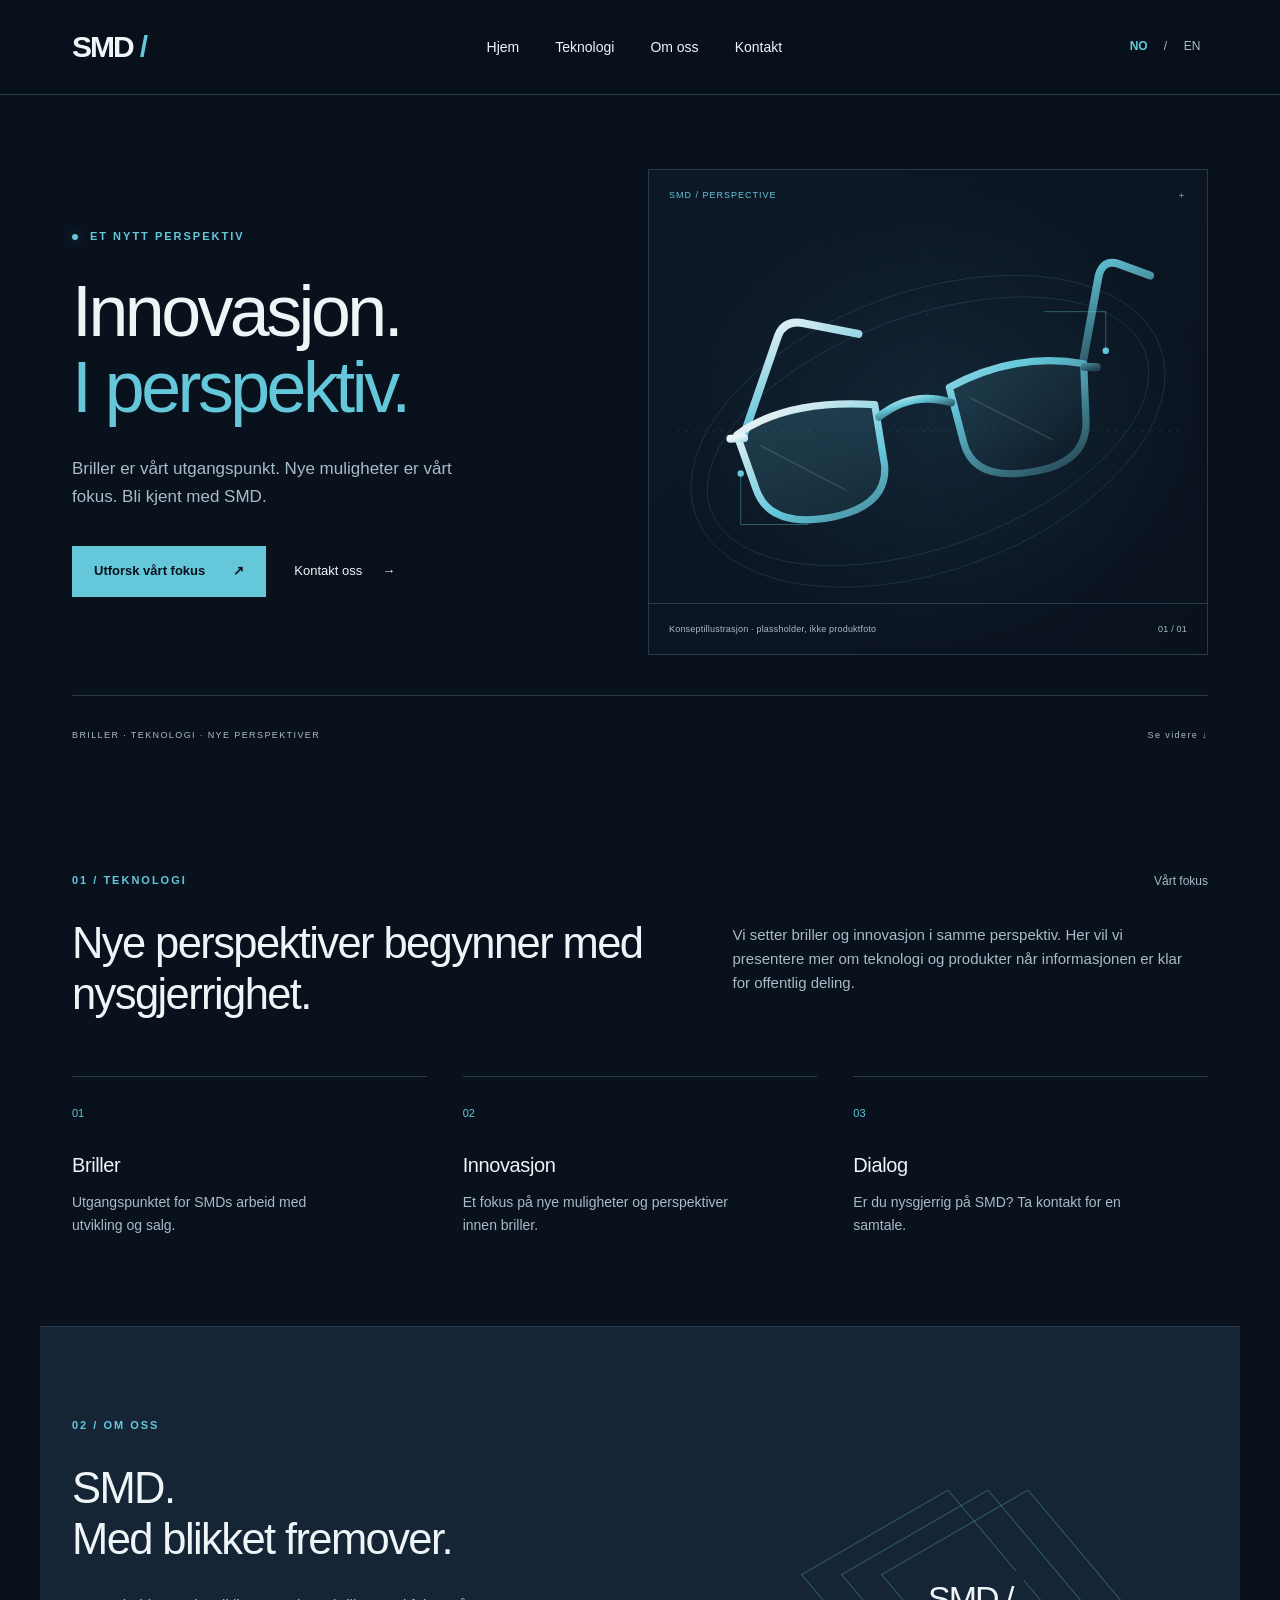
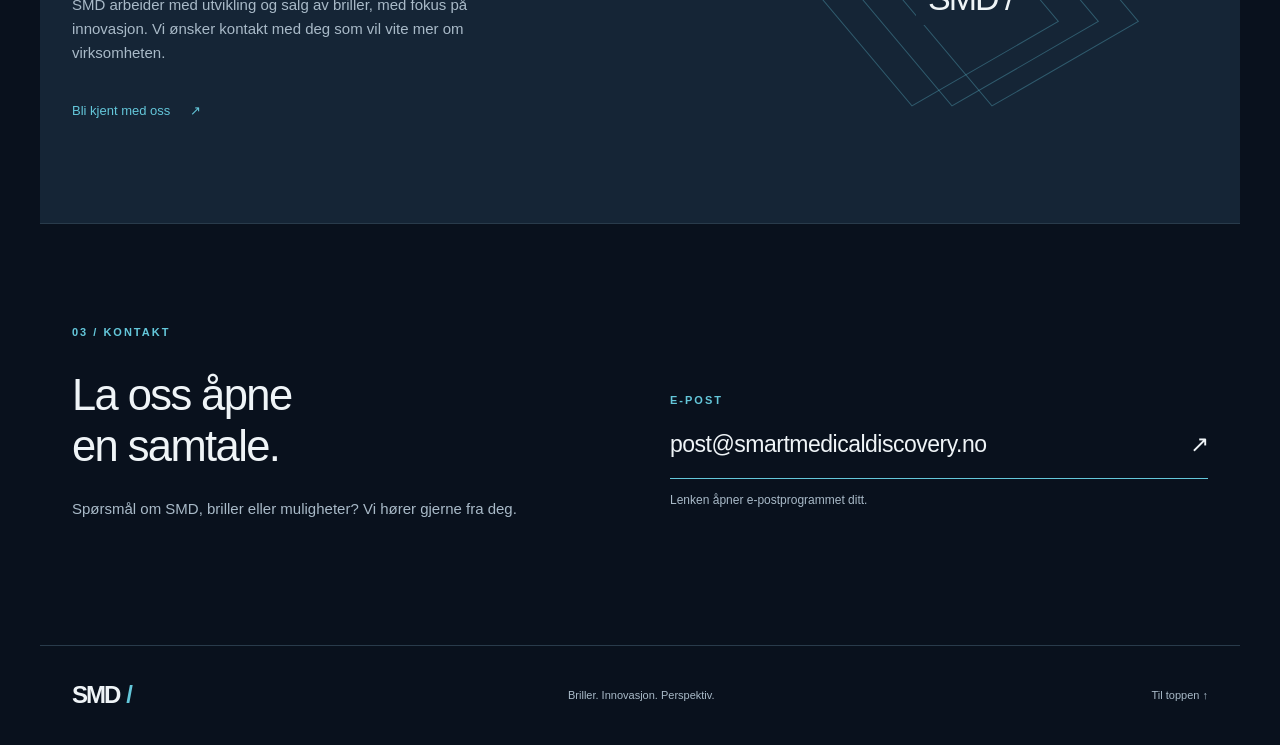
<file: site/index.html>
<!doctype html>
<html lang="nb">
<head>
  <meta charset="utf-8">
  <meta name="viewport" content="width=device-width, initial-scale=1">
  <meta name="theme-color" content="#09111D">
  <meta name="description" content="SMD – utvikling og salg av briller. Utforsk vårt fokus på innovasjon og ta kontakt.">
  <title>SMD – Innovasjon i perspektiv</title>
  <link rel="icon" href="assets/images/favicon.svg" type="image/svg+xml">
  <link rel="stylesheet" href="assets/css/styles.css">
  <script src="assets/js/main.js" defer></script>
</head>
<body>
  <a class="skip-link" href="#main" data-i18n="skip">Hopp til innhold</a>
  <header class="header">
    <div class="header-inner">
      <a class="wordmark" href="#hjem" aria-label="SMD – Hjem" data-label="homeLabel">SMD<span aria-hidden="true">/</span></a>
      <nav aria-label="Hovedmeny" data-label="navigationLabel">
        <a href="#hjem" data-i18n="home">Hjem</a>
        <a href="#teknologi" data-i18n="technology">Teknologi</a>
        <a href="#om-oss" data-i18n="about">Om oss</a>
        <a href="#kontakt" data-i18n="contact">Kontakt</a>
      </nav>
      <div class="languages" role="group" aria-label="Velg språk" data-label="languageLabel">
        <button type="button" lang="nb" data-language="nb" aria-pressed="true" aria-label="Norsk">NO</button>
        <span aria-hidden="true">/</span>
        <button type="button" lang="en" data-language="en" aria-pressed="false" aria-label="English">EN</button>
      </div>
    </div>
  </header>
  <main id="main" tabindex="-1">
    <section class="hero section" id="hjem" aria-labelledby="hero-title">
      <div class="hero-copy">
        <p class="eyebrow"><span class="signal" aria-hidden="true"></span><span data-i18n="heroEyebrow">Et nytt perspektiv</span></p>
        <h1 id="hero-title"><span data-i18n="heroLineOne">Innovasjon.</span><br><span class="accent" data-i18n="heroLineTwo">I perspektiv.</span></h1>
        <p class="lead" data-i18n="heroDescription">Briller er vårt utgangspunkt. Nye muligheter er vårt fokus. Bli kjent med SMD.</p>
        <div class="actions">
          <a class="button primary" href="#teknologi"><span data-i18n="explore">Utforsk vårt fokus</span><span aria-hidden="true">↗</span></a>
          <a class="text-link" href="#kontakt"><span data-i18n="contactUs">Kontakt oss</span><span aria-hidden="true">→</span></a>
        </div>
      </div>
      <figure class="hero-visual">
        <div class="visual-top"><span>SMD / PERSPECTIVE</span><span aria-hidden="true">＋</span></div>
        <svg class="eyewear" viewBox="0 0 700 480" role="img" aria-labelledby="eyewear-title">
          <title id="eyewear-title" data-i18n="illustrationTitle">Abstrakt konseptillustrasjon av briller, ikke et SMD-produkt</title>
          <defs>
            <linearGradient id="frame" x1="0" y1="0" x2="1" y2="1"><stop stop-color="#EFF4F7"/><stop offset=".45" stop-color="#64C7DA"/><stop offset="1" stop-color="#244653"/></linearGradient>
            <linearGradient id="lens" x1="0" y1="0" x2="1" y2="1"><stop stop-color="#64C7DA" stop-opacity=".19"/><stop offset="1" stop-color="#09111D" stop-opacity=".3"/></linearGradient>
          </defs>
          <g fill="none" stroke="#64C7DA" opacity=".17"><ellipse cx="350" cy="265" rx="290" ry="145" transform="rotate(-20 350 265)"/><ellipse cx="350" cy="265" rx="310" ry="175" transform="rotate(-20 350 265)"/><path d="M35 265h630M350 40v400" stroke-dasharray="3 8"/></g>
          <g transform="rotate(-13 350 250)" stroke-linecap="round" stroke-linejoin="round">
            <path d="m120 218 70-112q12-18 34-9l65 29M555 225l44-102q10-20 28-9l35 23" fill="none" stroke="url(#frame)" stroke-width="10"/>
            <path d="M112 215q70-30 177 2l-5 77q-8 54-88 48-72-6-76-57Zm273 2q91-25 171 9l-13 69q-10 56-87 48-68-6-69-55Z" fill="url(#lens)" stroke="url(#frame)" stroke-width="9"/>
            <path d="M291 233q47-23 92 3M103 218l17 3M556 230l15 4" fill="none" stroke="url(#frame)" stroke-width="10"/>
            <path d="m138 235 91 78m179-77 87 73" stroke="#EFF4F7" stroke-opacity=".13" stroke-width="2"/>
          </g>
          <g fill="#64C7DA"><circle cx="115" cy="318" r="4"/><circle cx="573" cy="164" r="4"/></g>
          <g stroke="#64C7DA" opacity=".5" fill="none"><path d="M115 318v64h85M573 164v-49h-77"/></g>
        </svg>
        <figcaption><span data-i18n="concept">Konseptillustrasjon · plassholder, ikke produktfoto</span><span aria-hidden="true">01 / 01</span></figcaption>
      </figure>
      <div class="hero-bottom"><span data-i18n="heroBottom">BRILLER · TEKNOLOGI · NYE PERSPEKTIVER</span><a href="#teknologi"><span data-i18n="scroll">Se videre</span> ↓</a></div>
    </section>
    <section class="section technology" id="teknologi" aria-labelledby="technology-title">
      <div class="section-heading"><p class="eyebrow" data-i18n="technologyEyebrow">01 / Teknologi</p><span class="section-note" data-i18n="focusNote">Vårt fokus</span></div>
      <div class="intro-grid"><h2 id="technology-title" data-i18n="technologyTitle">Nye perspektiver begynner med nysgjerrighet.</h2><p class="section-description" data-i18n="technologyDescription">Vi setter briller og innovasjon i samme perspektiv. Her vil vi presentere mer om teknologi og produkter når informasjonen er klar for offentlig deling.</p></div>
      <div class="focus-grid">
        <article><span class="item-number">01</span><h3 data-i18n="eyewear">Briller</h3><p data-i18n="eyewearDescription">Utgangspunktet for SMDs arbeid med utvikling og salg.</p></article>
        <article><span class="item-number">02</span><h3 data-i18n="innovation">Innovasjon</h3><p data-i18n="innovationDescription">Et fokus på nye muligheter og perspektiver innen briller.</p></article>
        <article><span class="item-number">03</span><h3 data-i18n="dialogue">Dialog</h3><p data-i18n="dialogueDescription">Er du nysgjerrig på SMD? Ta kontakt for en samtale.</p></article>
      </div>
    </section>
    <section class="about section" id="om-oss" aria-labelledby="about-title">
      <p class="eyebrow" data-i18n="aboutEyebrow">02 / Om oss</p>
      <div class="about-grid"><div><h2 id="about-title" data-i18n="aboutTitle">SMD.<br>Med blikket fremover.</h2><p class="section-description" data-i18n="aboutDescription">SMD arbeider med utvikling og salg av briller, med fokus på innovasjon. Vi ønsker kontakt med deg som vil vite mer om virksomheten.</p><a class="text-link" href="#kontakt"><span data-i18n="getInTouch">Bli kjent med oss</span><span aria-hidden="true">↗</span></a></div><div class="perspective-mark" aria-hidden="true"><span></span><span></span><span></span><b>SMD /</b></div></div>
    </section>
    <section class="contact section" id="kontakt" aria-labelledby="contact-title">
      <p class="eyebrow" data-i18n="contactEyebrow">03 / Kontakt</p>
      <div class="contact-grid"><div><h2 id="contact-title" data-i18n="contactTitle">La oss åpne<br>en samtale.</h2><p class="section-description" data-i18n="contactDescription">Spørsmål om SMD, briller eller muligheter? Vi hører gjerne fra deg.</p></div><div class="contact-details"><p class="eyebrow" data-i18n="email">E-post</p><a class="email-link" href="mailto:post@smartmedicaldiscovery.no">post@smartmedicaldiscovery.no <span aria-hidden="true">↗</span></a><p class="contact-hint" data-i18n="emailHint">Lenken åpner e-postprogrammet ditt.</p></div></div>
    </section>
  </main>
  <footer class="footer"><a class="wordmark" href="#hjem" aria-label="SMD – Hjem" data-label="homeLabel">SMD<span aria-hidden="true">/</span></a><p data-i18n="footer">Briller. Innovasjon. Perspektiv.</p><a href="#hjem"><span data-i18n="backToTop">Til toppen</span> ↑</a></footer>
</body>
</html>
</file>
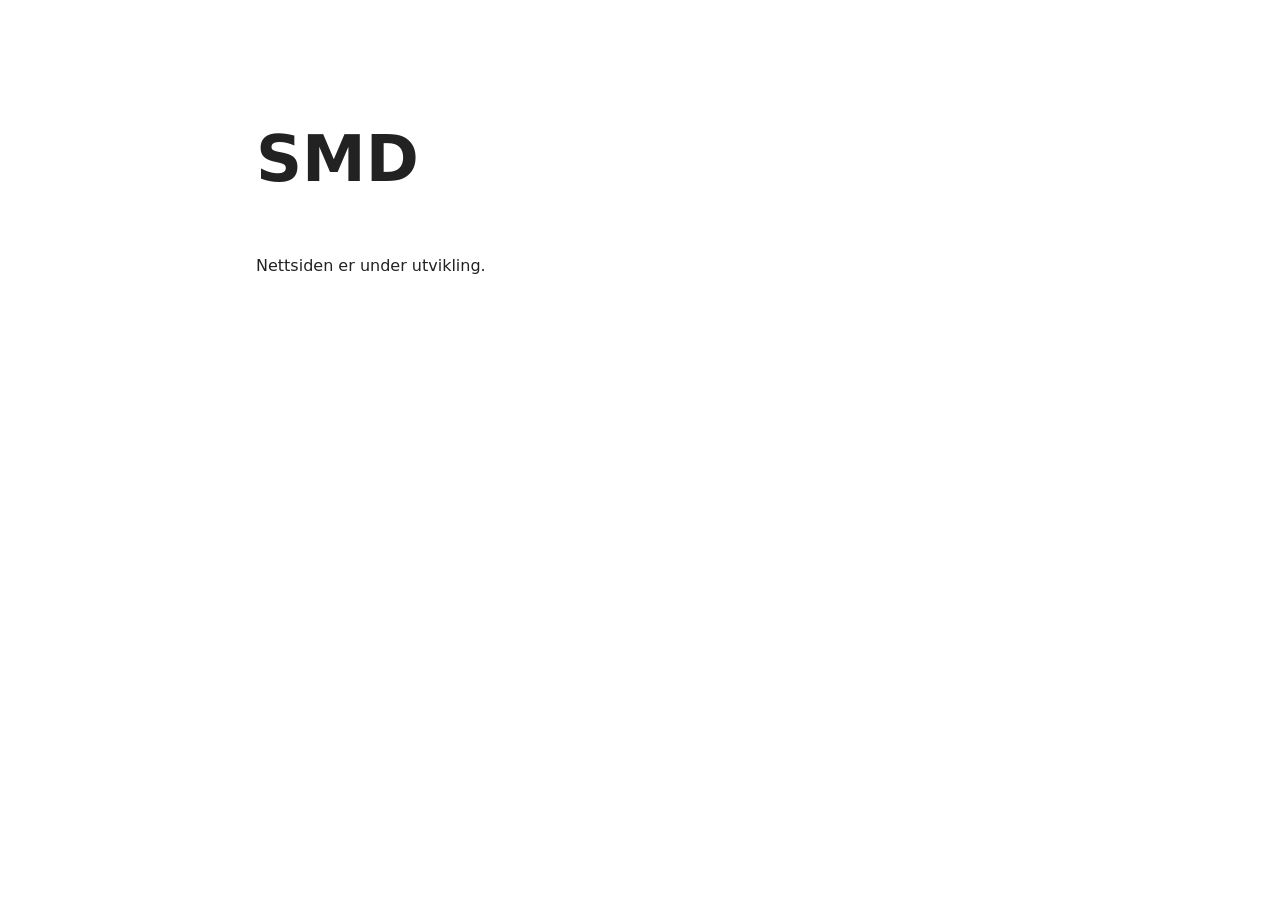
<file: SMD/site/index.html>
<!doctype html>
<html lang="no">
<head>
  <meta charset="utf-8">
  <meta name="viewport" content="width=device-width, initial-scale=1">
  <meta name="robots" content="noindex">
  <title>SMD – nettside under utvikling</title>
  <style>body{font-family:system-ui,sans-serif;max-width:48rem;margin:12vh auto;padding:0 1.5rem;line-height:1.6;color:#222}h1{font-size:clamp(2rem,7vw,4rem)}</style>
</head>
<body>
  <main><h1>SMD</h1><p>Nettsiden er under utvikling.</p></main>
</body>
</html>
</file>
<file: site/assets/css/styles.css>
:root {
  color-scheme: dark;
  --background: #09111D;
  --surface: #152536;
  --accent: #64C7DA;
  --text: #EFF4F7;
  --muted: #a9bac8;
  --line: #293b4b;
  --width: 1200px;
}

* {
  box-sizing: border-box;
}

html {
  scroll-behavior: smooth;
  scroll-padding-top: 110px;
}

body {
  margin: 0;
  background: var(--background);
  color: var(--text);
  font-family: Arial,Helvetica,sans-serif;
  line-height: 1.6;
}

a {
  color: inherit;
  text-decoration: none;
}

button {
  font: inherit;
}

a,button {
  -webkit-tap-highlight-color: transparent;
}

a:focus-visible,button:focus-visible {
  outline: 2px solid var(--accent);
  outline-offset: 6px;
}

a:hover {
  color: var(--accent);
}

.skip-link {
  position: fixed;
  top: 10px;
  left: 20px;
  transform: translateY(-180%);
  z-index: 20;
  padding: 10px 20px;
  background: var(--text);
  color: var(--background);
}

.skip-link:focus {
  transform: none;
}

.header {
  position: sticky;
  top: 0;
  z-index: 10;
  background: #09111df5;
  border-bottom: 1px solid var(--line);
}

.header-inner {
  max-width: var(--width);
  margin: auto;
  min-height: 94px;
  display: flex;
  align-items: center;
  justify-content: space-between;
  gap: 28px;
  padding: 0 32px;
}

.wordmark {
  font-size: 30px;
  letter-spacing: -2px;
  font-weight: 800;
}

.wordmark span {
  color: var(--accent);
  margin-left: 7px;
}

nav {
  display: flex;
  gap: 36px;
  font-size: 14px;
}

nav a {
  padding: 12px 0;
}

.languages {
  display: flex;
  gap: 9px;
  align-items: center;
  font-size: 12px;
  color: var(--muted);
}

.languages button {
  border: 0;
  background: none;
  color: var(--muted);
  cursor: pointer;
  min-height: 44px;
  min-width: 32px;
  padding: 6px;
}

.languages button[aria-pressed=true] {
  color: var(--accent);
  font-weight: 700;
}

.section {
  max-width: var(--width);
  margin: auto;
  padding: 90px 32px;
  scroll-margin-top: 10px;
}

.hero {
  padding-top: 74px;
  padding-bottom: 24px;
  display: grid;
  grid-template-columns: 1fr 1fr;
  gap: 40px 16px;
  align-items: center;
  min-height: 660px;
}

.eyebrow {
  font-size: 11px;
  letter-spacing: 2px;
  text-transform: uppercase;
  font-weight: 600;
  color: var(--accent);
  margin: 0 0 28px;
  display: flex;
  align-items: center;
  gap: 12px;
}

.signal {
  height: 6px;
  width: 6px;
  background: var(--accent);
  border-radius: 50%;
  box-shadow: 0 0 16px #64c7da80;
}

h1 {
  font-size: clamp(44px,5.6vw,76px);
  letter-spacing: -3.5px;
  line-height: 1.06;
  font-weight: 500;
  margin: 0 0 30px;
}

.accent {
  color: var(--accent);
}

.lead {
  max-width: 390px;
  font-size: 17px;
  color: var(--muted);
  margin: 0 0 36px;
}

.actions {
  display: flex;
  align-items: center;
  gap: 28px;
  flex-wrap: wrap;
}

.button {
  display: inline-flex;
  align-items: center;
  justify-content: space-between;
  gap: 28px;
  padding: 14px 21px;
  font-size: 13px;
  font-weight: 600;
}

.primary {
  background: var(--accent);
  color: var(--background);
  border: 1px solid var(--accent);
}

.primary:hover {
  background: var(--text);
  color: var(--background);
  border-color: var(--text);
}

.text-link {
  font-size: 13px;
  display: inline-flex;
  gap: 20px;
  align-items: center;
  min-height: 44px;
}

.hero-visual {
  margin: 0;
  align-self: stretch;
  display: flex;
  flex-direction: column;
  justify-content: space-between;
  min-width: 0;
  background: radial-gradient(ellipse at 52% 52%,#18334590,transparent 65%),linear-gradient(135deg,#15253665,#09111D);
  border: 1px solid var(--line);
  position: relative;
}

.visual-top,figcaption {
  padding: 18px 20px;
  display: flex;
  justify-content: space-between;
  gap: 12px;
  color: var(--muted);
  font-size: 9px;
  letter-spacing: 1px;
}

.visual-top {
  color: var(--accent);
}

.eyewear {
  width: 100%;
  height: auto;
  display: block;
  margin: auto;
}

figcaption {
  font-size: 9px;
  letter-spacing: .2px;
  border-top: 1px solid var(--line);
}

figcaption span:last-child {
  white-space: nowrap;
}

.hero-bottom {
  grid-column: 1/-1;
  display: flex;
  justify-content: space-between;
  gap: 20px;
  font-size: 9px;
  letter-spacing: 1.4px;
  color: var(--muted);
  padding-top: 32px;
  border-top: 1px solid var(--line);
}

.hero-bottom a {
  min-height: 30px;
}

.section-heading {
  display: flex;
  justify-content: space-between;
}

.section-note {
  font-size: 12px;
  color: var(--muted);
}

.intro-grid {
  display: grid;
  grid-template-columns: 1.2fr 1fr;
  gap: 90px;
  align-items: start;
}

h2 {
  font-size: clamp(30px,3.4vw,44px);
  font-weight: 400;
  letter-spacing: -1.6px;
  line-height: 1.18;
  margin: 0;
  white-space: pre-line;
}

.section-description {
  color: var(--muted);
  font-size: 15px;
  margin: 5px 0 24px;
  max-width: 460px;
}

.focus-grid {
  display: grid;
  grid-template-columns: repeat(3,1fr);
  gap: 36px;
  margin-top: 55px;
}

.focus-grid article {
  border-top: 1px solid var(--line);
  padding-top: 22px;
}

.item-number {
  color: var(--accent);
  font-size: 11px;
}

h3 {
  font-size: 20px;
  font-weight: 400;
  letter-spacing: -.4px;
  margin: 25px 0 10px;
}

.focus-grid p {
  font-size: 14px;
  color: var(--muted);
  max-width: 270px;
  margin: 0;
}

.about {
  background: var(--surface);
  border-top: 1px solid var(--line);
  border-bottom: 1px solid var(--line);
}

.about-grid {
  display: grid;
  grid-template-columns: 1.2fr 1fr;
  gap: 90px;
  align-items: center;
}

.about h2 {
  margin-bottom: 28px;
}

.about .text-link {
  color: var(--accent);
}

.perspective-mark {
  height: 230px;
  position: relative;
  display: grid;
  place-items: center;
  overflow: hidden;
}

.perspective-mark span {
  position: absolute;
  width: 170px;
  height: 170px;
  border: 1px solid #64c7da55;
  transform: rotate(-30deg) skew(10deg);
}

.perspective-mark span:nth-child(2) {
  transform: translateX(40px) rotate(-30deg) skew(10deg);
}

.perspective-mark span:nth-child(3) {
  transform: translateX(-40px) rotate(-30deg) skew(10deg);
}

.perspective-mark b {
  font-size: 34px;
  letter-spacing: -2px;
  font-weight: 500;
  z-index: 1;
  background: var(--surface);
  padding: 0 12px;
}

.contact {
  padding-top: 100px;
  padding-bottom: 100px;
}

.contact-grid {
  display: grid;
  grid-template-columns: 1fr 1fr;
  gap: 60px;
  align-items: center;
}

.contact h2 {
  margin-bottom: 24px;
}

.contact-details .eyebrow {
  margin-bottom: 16px;
}

.email-link {
  font-size: clamp(15px,2vw,23px);
  letter-spacing: -.5px;
  display: flex;
  justify-content: space-between;
  gap: 12px;
  border-bottom: 1px solid var(--accent);
  padding: 0 0 15px;
  overflow-wrap: anywhere;
}

.contact-hint {
  font-size: 12px;
  color: var(--muted);
}

.footer {
  max-width: var(--width);
  margin: auto;
  padding: 30px 32px;
  border-top: 1px solid var(--line);
  display: flex;
  align-items: center;
  justify-content: space-between;
  gap: 24px;
}

.footer p,.footer>a:last-child {
  font-size: 11px;
  color: var(--muted);
}

.footer .wordmark {
  font-size: 24px;
}

@media(min-width:1400px) {
  .hero {
    min-height: 720px;
  }
}

@media(max-width:850px) {
  .header-inner {
    gap: 18px;
  }
  nav {
    gap: 20px;
  }
  .hero {
    gap: 35px 20px;
  }
  h1 {
    letter-spacing: -2.5px;
  }
  .actions {
    gap: 12px;
  }
  .intro-grid,.about-grid {
    gap: 40px;
  }
  .contact-grid {
    gap: 30px;
  }
  .section {
    padding-top: 65px;
    padding-bottom: 65px;
  }
  .hero {
    padding-bottom: 20px;
  }
  .hero-visual {
    align-self: center;
  }
  .focus-grid {
    gap: 25px;
  }
}

@media(max-width:600px) {
  html {
    scroll-padding-top: 130px;
  }
  .header-inner {
    padding: 12px 20px;
    min-height: 106px;
    display: grid;
    grid-template-columns: 1fr auto;
    gap: 0 16px;
  }
  .wordmark {
    font-size: 27px;
  }
  nav {
    grid-column: 1/-1;
    grid-row: 2;
    justify-content: space-between;
    gap: 12px;
    font-size: 12px;
  }
  .languages {
    grid-column: 2;
    grid-row: 1;
  }
  .section {
    padding: 56px 22px;
  }
  .hero {
    grid-template-columns: 1fr;
    padding-top: 48px;
    padding-bottom: 18px;
    gap: 32px;
  }
  .hero-copy .eyebrow {
    margin-bottom: 23px;
  }
  h1 {
    font-size: 54px;
    letter-spacing: -2.8px;
  }
  .lead {
    font-size: 16px;
    max-width: 340px;
  }
  .hero-visual {
    width: 100%;
  }
  .eyewear {
    max-height: 290px;
  }
  .hero-bottom {
    font-size: 8px;
    letter-spacing: .6px;
    align-items: center;
    padding-top: 20px;
  }
  .hero-bottom a {
    white-space: nowrap;
    display: flex;
    align-items: center;
    gap: 8px;
  }
  .intro-grid,.about-grid,.contact-grid {
    grid-template-columns: 1fr;
    gap: 24px;
  }
  .section-heading {
    gap: 20px;
  }
  .section-note {
    font-size: 11px;
  }
  .focus-grid {
    grid-template-columns: 1fr;
    gap: 28px;
    margin-top: 32px;
  }
  .focus-grid article {
    display: grid;
    grid-template-columns: 30px 1fr;
    gap: 5px 12px;
    padding-top: 18px;
  }
  .item-number {
    grid-row: 1/3;
    padding-top: 6px;
  }
  h3 {
    margin: 0;
    font-size: 20px;
  }
  .focus-grid p {
    grid-column: 2;
    max-width: 100%;
  }
  .perspective-mark {
    height: 210px;
  }
  .contact-details {
    margin-top: 12px;
  }
  .email-link {
    font-size: 18px;
  }
  .footer {
    padding: 24px 22px;
    flex-wrap: wrap;
    gap: 10px 20px;
  }
  .footer p {
    order: 3;
    flex-basis: 100%;
    margin: 0;
  }
  .footer>a:last-child {
    margin-left: auto;
  }
  .section-description {
    font-size: 15px;
  }
  .eyebrow {
    font-size: 10px;
  }
  figcaption {
    font-size: 8px;
    padding: 14px;
  }
}

@media(prefers-reduced-motion:reduce) {
  html {
    scroll-behavior: auto;
  }
}
</file>
